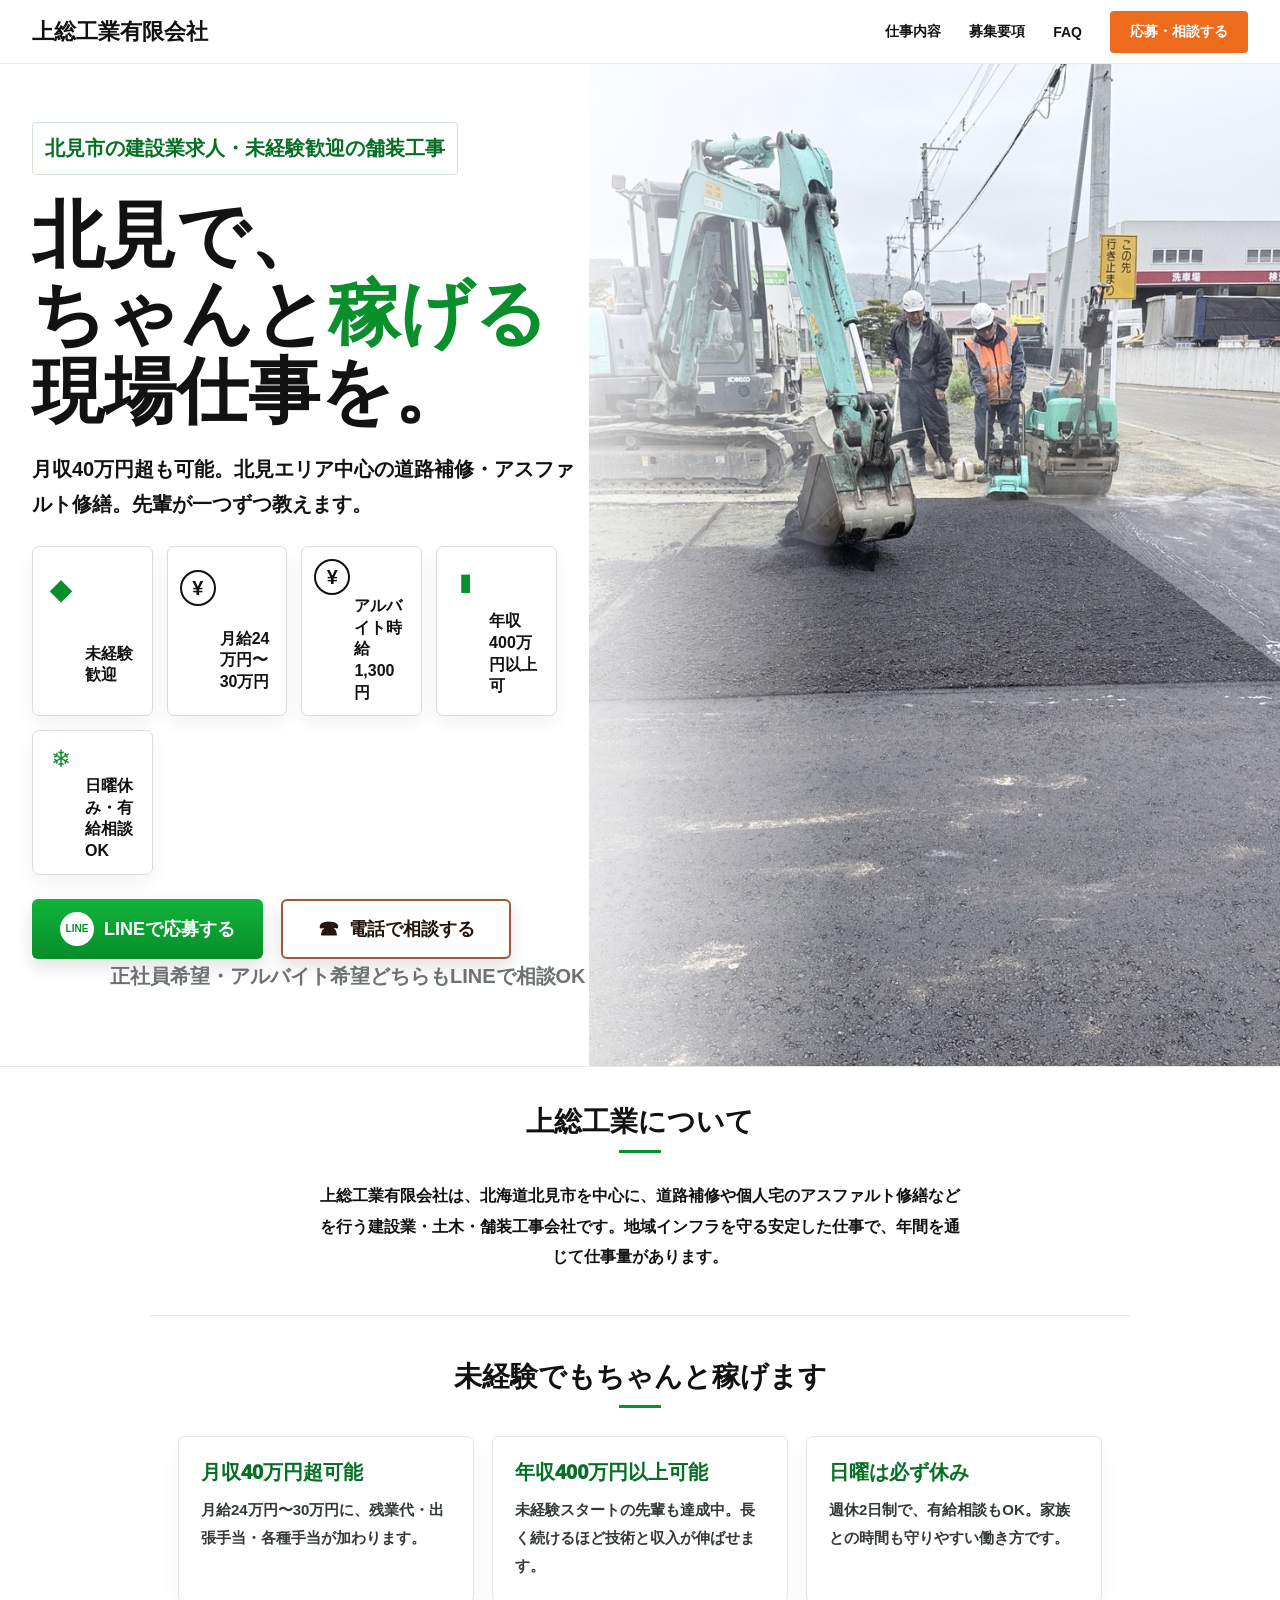
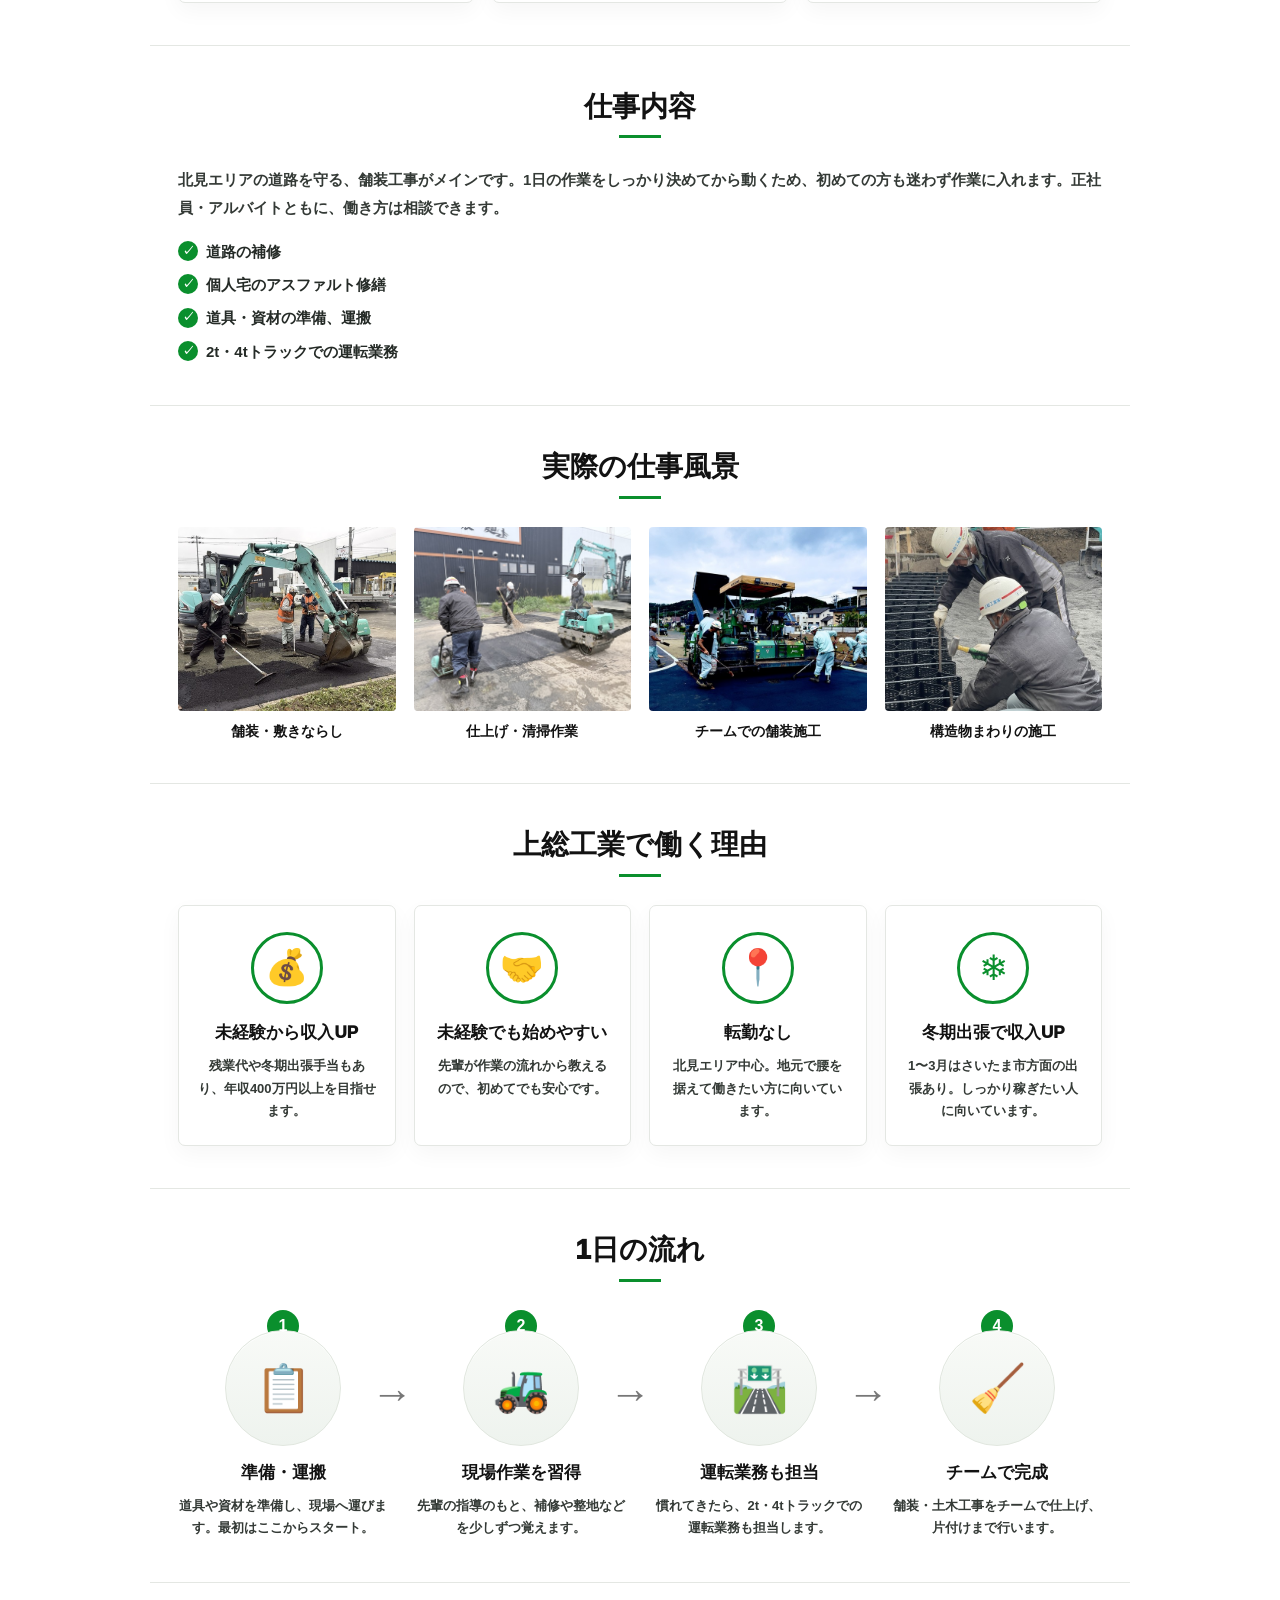
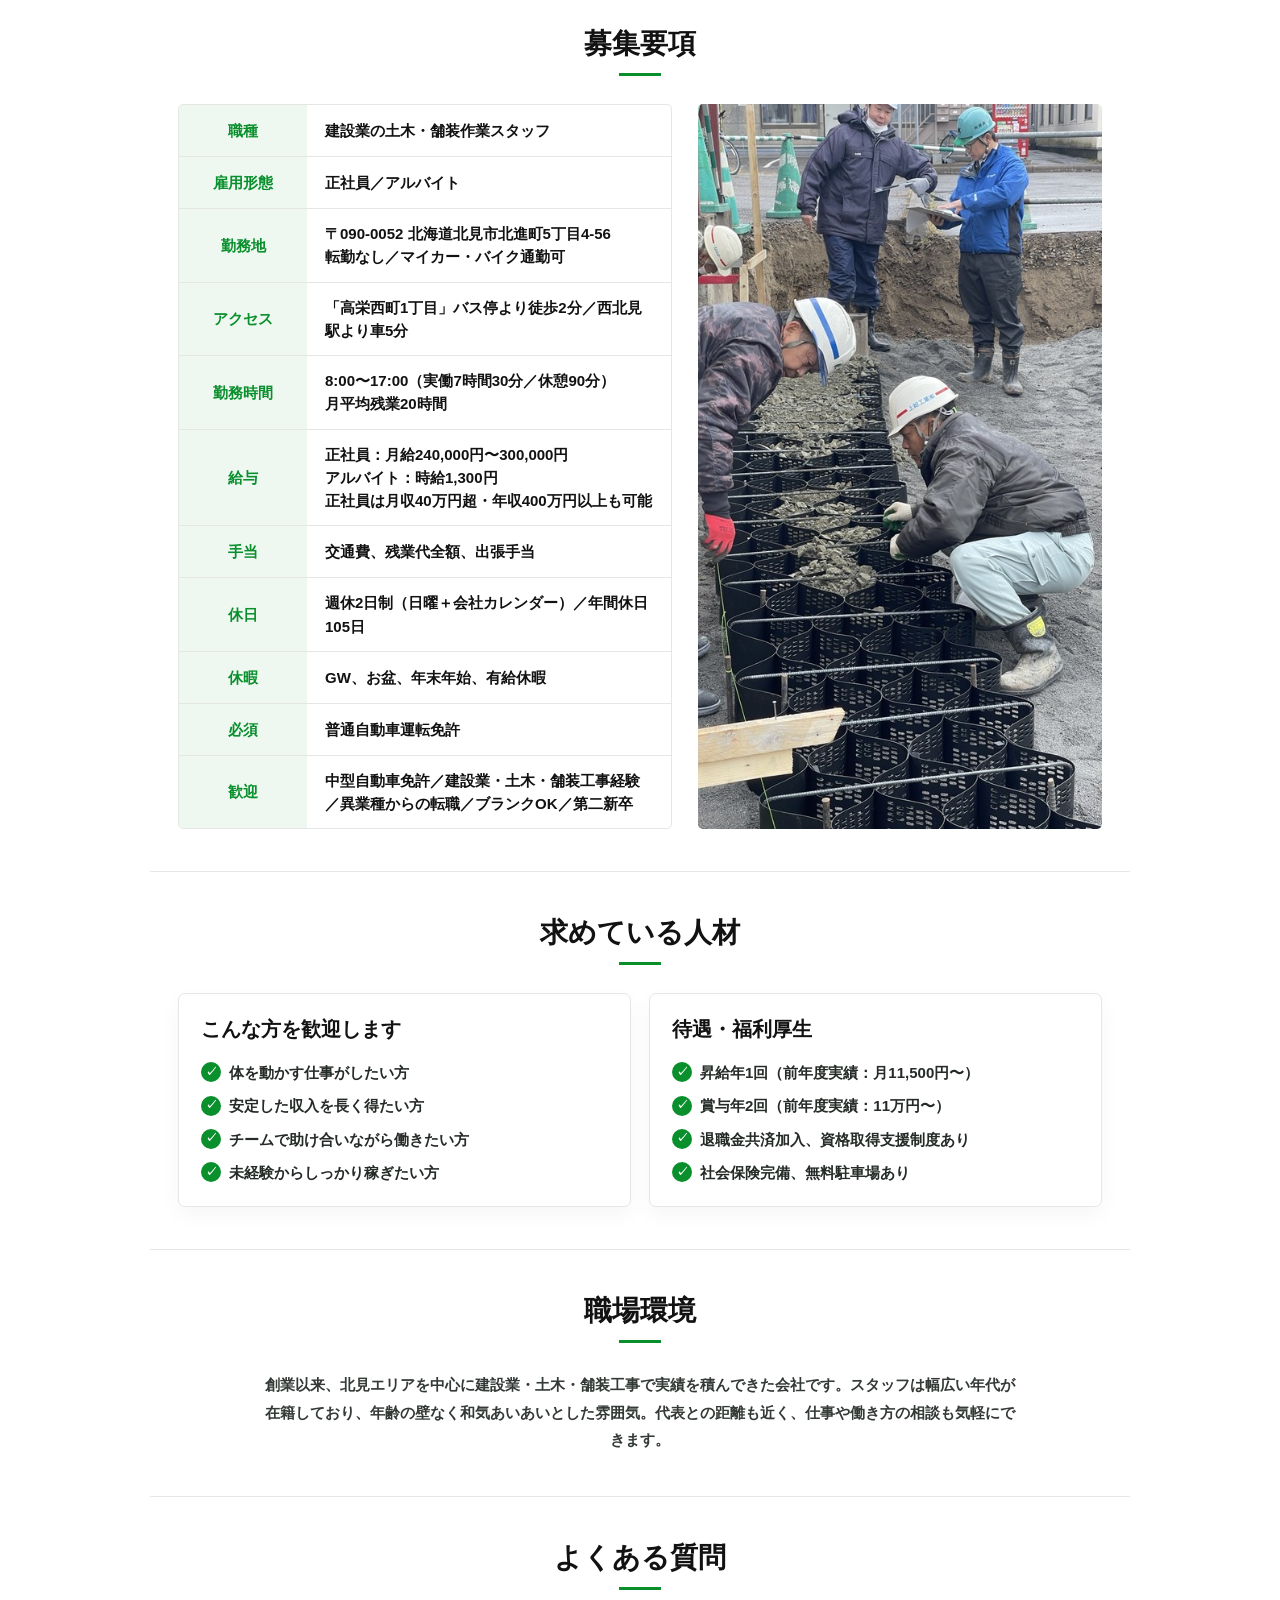
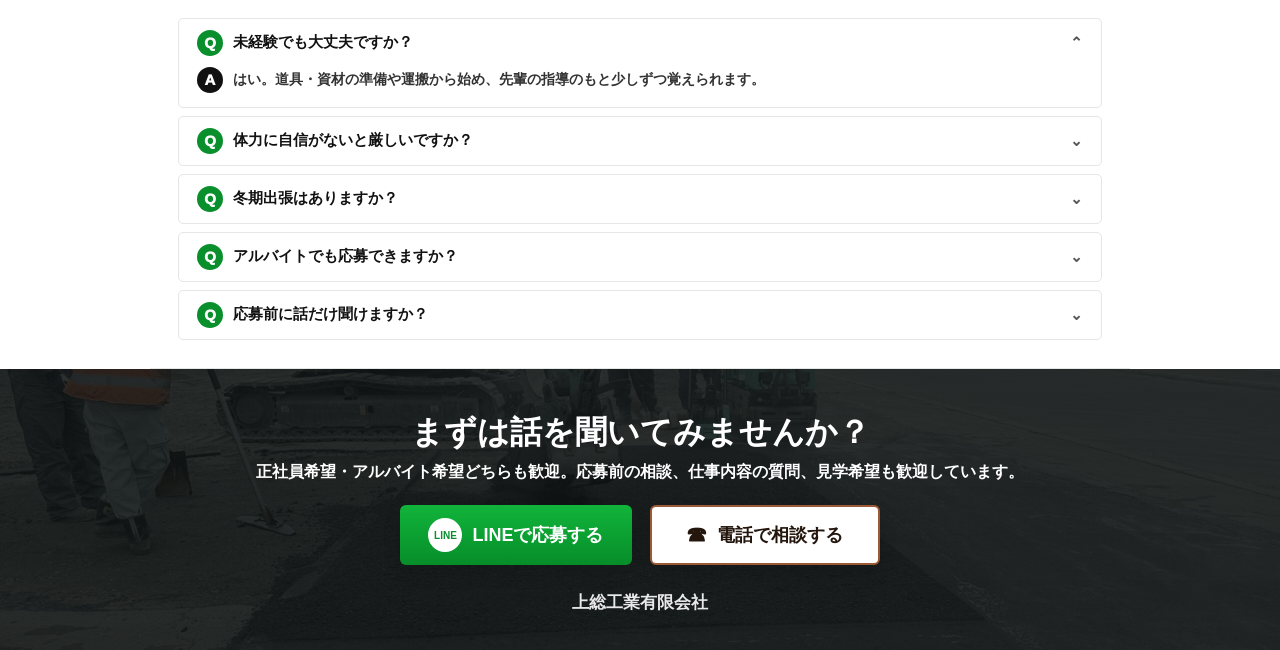
<file: index.html>
<!doctype html>
<html lang="ja">
  <head>
    <meta charset="utf-8">
    <meta name="viewport" content="width=device-width, initial-scale=1">
    <title>北見市の建設業求人｜土木・舗装工事スタッフ募集｜上総工業有限会社</title>
    <meta name="description" content="北海道北見市の建設業求人です。上総工業有限会社では土木・舗装工事スタッフを募集。未経験歓迎、正社員は月給24万円〜30万円、アルバイトは時給1,300円。道路補修・アスファルト修繕の仕事をLINE・電話で応募相談できます。">
    <meta name="robots" content="index, follow">
    <link rel="canonical" href="https://saiyou.kazusa-kogyo.co.jp/">
    <meta property="og:type" content="website">
    <meta property="og:title" content="北見市の建設業求人｜土木・舗装工事スタッフ募集｜上総工業有限会社">
    <meta property="og:description" content="未経験歓迎。正社員は月給24万円〜30万円、アルバイトは時給1,300円。北見市内および近郊の建設業・道路補修・アスファルト修繕スタッフを募集しています。">
    <meta property="og:url" content="https://saiyou.kazusa-kogyo.co.jp/">
    <meta property="og:image" content="https://saiyou.kazusa-kogyo.co.jp/assets/hero.jpg">
    <meta name="twitter:card" content="summary_large_image">
    <link rel="stylesheet" href="styles.css">
    <script type="application/ld+json">
      {
        "@context": "https://schema.org",
        "@graph": [
          {
            "@type": "Organization",
            "@id": "https://saiyou.kazusa-kogyo.co.jp/#organization",
            "name": "上総工業有限会社",
            "url": "https://saiyou.kazusa-kogyo.co.jp/",
            "telephone": "0157-61-2212",
            "address": {
              "@type": "PostalAddress",
              "postalCode": "090-0052",
              "addressRegion": "北海道",
              "addressLocality": "北見市",
              "streetAddress": "北進町5丁目4-56",
              "addressCountry": "JP"
            }
          },
          {
            "@type": "WebSite",
            "@id": "https://saiyou.kazusa-kogyo.co.jp/#website",
            "url": "https://saiyou.kazusa-kogyo.co.jp/",
            "name": "上総工業有限会社 採用サイト",
            "publisher": {
              "@id": "https://saiyou.kazusa-kogyo.co.jp/#organization"
            }
          },
          {
            "@type": "JobPosting",
            "@id": "https://saiyou.kazusa-kogyo.co.jp/#fulltime-job",
            "title": "建設業の土木・舗装工事スタッフ（正社員）",
            "description": "北海道北見市内および近郊で、道路補修・アスファルト修繕などを行う建設業の土木・舗装工事スタッフ正社員求人です。未経験歓迎。道具・資材の準備や運搬から始め、先輩の指導のもと現場作業を少しずつ覚えられます。",
            "datePosted": "2026-07-10",
            "employmentType": "FULL_TIME",
            "industry": "建設業",
            "occupationalCategory": "土木・舗装工事",
            "directApply": true,
            "hiringOrganization": {
              "@id": "https://saiyou.kazusa-kogyo.co.jp/#organization"
            },
            "jobLocation": {
              "@type": "Place",
              "address": {
                "@type": "PostalAddress",
                "postalCode": "090-0052",
                "addressRegion": "北海道",
                "addressLocality": "北見市",
                "streetAddress": "北進町5丁目4-56",
                "addressCountry": "JP"
              }
            },
            "baseSalary": {
              "@type": "MonetaryAmount",
              "currency": "JPY",
              "value": {
                "@type": "QuantitativeValue",
                "minValue": 240000,
                "maxValue": 300000,
                "unitText": "MONTH"
              }
            }
          },
          {
            "@type": "JobPosting",
            "@id": "https://saiyou.kazusa-kogyo.co.jp/#parttime-job",
            "title": "建設業の土木・舗装工事スタッフ（アルバイト）",
            "description": "北海道北見市内および近郊で、道路補修・アスファルト修繕などを行う建設業の土木・舗装工事スタッフアルバイト求人です。未経験歓迎。正社員希望・アルバイト希望どちらもLINEや電話で相談できます。",
            "datePosted": "2026-07-10",
            "employmentType": "PART_TIME",
            "industry": "建設業",
            "occupationalCategory": "土木・舗装工事",
            "directApply": true,
            "hiringOrganization": {
              "@id": "https://saiyou.kazusa-kogyo.co.jp/#organization"
            },
            "jobLocation": {
              "@type": "Place",
              "address": {
                "@type": "PostalAddress",
                "postalCode": "090-0052",
                "addressRegion": "北海道",
                "addressLocality": "北見市",
                "streetAddress": "北進町5丁目4-56",
                "addressCountry": "JP"
              }
            },
            "baseSalary": {
              "@type": "MonetaryAmount",
              "currency": "JPY",
              "value": {
                "@type": "QuantitativeValue",
                "value": 1300,
                "unitText": "HOUR"
              }
            }
          }
        ]
      }
    </script>
  </head>
  <body>
    <header class="site-header">
      <a class="brand" href="#">上総工業有限会社</a>
      <nav class="nav" aria-label="主要メニュー">
        <a href="#about">仕事内容</a>
        <a href="#requirements">募集要項</a>
        <a href="#faq">FAQ</a>
        <a class="nav-cta" href="#apply">応募・相談する</a>
      </nav>
    </header>

    <main>
      <section class="hero">
        <div class="hero-copy">
          <p class="eyebrow">北見市の建設業求人・未経験歓迎の舗装工事</p>
          <h1>北見で、<br>ちゃんと<span>稼げる</span><br>現場仕事を。</h1>
          <p>月収40万円超も可能。北見エリア中心の道路補修・アスファルト修繕。先輩が一つずつ教えます。</p>
          <div class="badges" aria-label="待遇の特徴">
            <div><strong>未経験歓迎</strong></div>
            <div><strong>月給24万円〜30万円</strong></div>
            <div><strong>アルバイト時給1,300円</strong></div>
            <div><strong>年収400万円以上可</strong></div>
            <div><strong>日曜休み・有給相談OK</strong></div>
          </div>
          <div class="cta-row" id="apply">
            <a class="btn line" href="https://lin.ee/Xdnpf19">LINEで応募する</a>
            <a class="btn phone" href="tel:0157612212">電話で相談する</a>
          </div>
          <p class="mini-note">正社員希望・アルバイト希望どちらもLINEで相談OK</p>
        </div>
        <div class="hero-media" aria-hidden="true"></div>
      </section>

      <section class="section intro" id="about">
        <h2>上総工業について</h2>
        <p>上総工業有限会社は、北海道北見市を中心に、道路補修や個人宅のアスファルト修繕などを行う建設業・土木・舗装工事会社です。地域インフラを守る安定した仕事で、年間を通じて仕事量があります。</p>
      </section>

      <section class="section job-summary">
        <h2>未経験でもちゃんと稼げます</h2>
        <div class="summary-grid">
          <article>
            <strong>月収40万円超可能</strong>
            <p>月給24万円〜30万円に、残業代・出張手当・各種手当が加わります。</p>
          </article>
          <article>
            <strong>年収400万円以上可能</strong>
            <p>未経験スタートの先輩も達成中。長く続けるほど技術と収入が伸ばせます。</p>
          </article>
          <article>
            <strong>日曜は必ず休み</strong>
            <p>週休2日制で、有給相談もOK。家族との時間も守りやすい働き方です。</p>
          </article>
        </div>
      </section>

      <section class="section work-detail">
        <h2>仕事内容</h2>
        <div class="detail-layout">
          <div>
            <p class="section-lead">北見エリアの道路を守る、舗装工事がメインです。1日の作業をしっかり決めてから動くため、初めての方も迷わず作業に入れます。正社員・アルバイトともに、働き方は相談できます。</p>
            <ul class="check-list">
              <li>道路の補修</li>
              <li>個人宅のアスファルト修繕</li>
              <li>道具・資材の準備、運搬</li>
              <li>2t・4tトラックでの運転業務</li>
            </ul>
          </div>
        </div>
      </section>

      <section class="section">
        <h2>実際の仕事風景</h2>
        <div class="photo-grid">
          <figure>
            <img src="assets/work-1.jpg" alt="北海道北見市で上総工業が行う舗装工事で、重機と作業員が舗装面を整えている様子">
            <figcaption>舗装・敷きならし</figcaption>
          </figure>
          <figure>
            <img src="assets/work-2.jpg" alt="北見市の舗装工事現場で、上総工業の作業員が転圧機とほうきで仕上げ作業をしている様子">
            <figcaption>仕上げ・清掃作業</figcaption>
          </figure>
          <figure>
            <img src="assets/work-3.jpg" alt="北海道北見市近郊の舗装工事で、上総工業のスタッフがチームで施工している様子">
            <figcaption>チームでの舗装施工</figcaption>
          </figure>
          <figure>
            <img src="assets/work-4.jpg" alt="北見市の土木・舗装工事で、上総工業の作業員が構造物まわりを施工している様子">
            <figcaption>構造物まわりの施工</figcaption>
          </figure>
        </div>
      </section>

      <section class="section">
        <h2>上総工業で働く理由</h2>
        <div class="reason-grid">
          <article>
            <div class="icon">💰</div>
            <h3>未経験から収入UP</h3>
            <p>残業代や冬期出張手当もあり、年収400万円以上を目指せます。</p>
          </article>
          <article>
            <div class="icon">🤝</div>
            <h3>未経験でも始めやすい</h3>
            <p>先輩が作業の流れから教えるので、初めてでも安心です。</p>
          </article>
          <article>
            <div class="icon">📍</div>
            <h3>転勤なし</h3>
            <p>北見エリア中心。地元で腰を据えて働きたい方に向いています。</p>
          </article>
          <article>
            <div class="icon">❄</div>
            <h3>冬期出張で収入UP</h3>
            <p>1〜3月はさいたま市方面の出張あり。しっかり稼ぎたい人に向いています。</p>
          </article>
        </div>
      </section>

      <section class="section">
        <h2>1日の流れ</h2>
        <div class="timeline">
          <article>
            <span>1</span>
            <div class="work-icon" aria-hidden="true">📋</div>
            <h3>準備・運搬</h3>
            <p>道具や資材を準備し、現場へ運びます。最初はここからスタート。</p>
          </article>
          <article>
            <span>2</span>
            <div class="work-icon" aria-hidden="true">🚜</div>
            <h3>現場作業を習得</h3>
            <p>先輩の指導のもと、補修や整地などを少しずつ覚えます。</p>
          </article>
          <article>
            <span>3</span>
            <div class="work-icon" aria-hidden="true">🛣️</div>
            <h3>運転業務も担当</h3>
            <p>慣れてきたら、2t・4tトラックでの運転業務も担当します。</p>
          </article>
          <article>
            <span>4</span>
            <div class="work-icon" aria-hidden="true">🧹</div>
            <h3>チームで完成</h3>
            <p>舗装・土木工事をチームで仕上げ、片付けまで行います。</p>
          </article>
        </div>
      </section>

      <section class="section requirements" id="requirements">
        <h2>募集要項</h2>
        <div class="requirements-body">
          <dl>
            <div><dt>職種</dt><dd>建設業の土木・舗装作業スタッフ</dd></div>
            <div><dt>雇用形態</dt><dd>正社員／アルバイト</dd></div>
            <div><dt>勤務地</dt><dd>〒090-0052 北海道北見市北進町5丁目4-56<br>転勤なし／マイカー・バイク通勤可</dd></div>
            <div><dt>アクセス</dt><dd>「高栄西町1丁目」バス停より徒歩2分／西北見駅より車5分</dd></div>
            <div><dt>勤務時間</dt><dd>8:00〜17:00（実働7時間30分／休憩90分）<br>月平均残業20時間</dd></div>
            <div><dt>給与</dt><dd>正社員：月給240,000円〜300,000円<br>アルバイト：時給1,300円<br>正社員は月収40万円超・年収400万円以上も可能</dd></div>
            <div><dt>手当</dt><dd>交通費、残業代全額、出張手当</dd></div>
            <div><dt>休日</dt><dd>週休2日制（日曜＋会社カレンダー）／年間休日105日</dd></div>
            <div><dt>休暇</dt><dd>GW、お盆、年末年始、有給休暇</dd></div>
            <div><dt>必須</dt><dd>普通自動車運転免許</dd></div>
            <div><dt>歓迎</dt><dd>中型自動車免許／建設業・土木・舗装工事経験／異業種からの転職／ブランクOK／第二新卒</dd></div>
          </dl>
          <img src="assets/requirements.jpg" alt="上総工業有限会社の北見市の舗装工事現場で、複数の作業員が構造物まわりを施工している様子">
        </div>
      </section>

      <section class="section">
        <h2>求めている人材</h2>
        <div class="person-grid">
          <article>
            <h3>こんな方を歓迎します</h3>
            <ul class="check-list">
              <li>体を動かす仕事がしたい方</li>
              <li>安定した収入を長く得たい方</li>
              <li>チームで助け合いながら働きたい方</li>
              <li>未経験からしっかり稼ぎたい方</li>
            </ul>
          </article>
          <article>
            <h3>待遇・福利厚生</h3>
            <ul class="check-list">
              <li>昇給年1回（前年度実績：月11,500円〜）</li>
              <li>賞与年2回（前年度実績：11万円〜）</li>
              <li>退職金共済加入、資格取得支援制度あり</li>
              <li>社会保険完備、無料駐車場あり</li>
            </ul>
          </article>
        </div>
      </section>

      <section class="section workplace">
        <h2>職場環境</h2>
        <p>創業以来、北見エリアを中心に建設業・土木・舗装工事で実績を積んできた会社です。スタッフは幅広い年代が在籍しており、年齢の壁なく和気あいあいとした雰囲気。代表との距離も近く、仕事や働き方の相談も気軽にできます。</p>
      </section>

      <section class="section faq" id="faq">
        <h2>よくある質問</h2>
        <details open>
          <summary><span>Q</span>未経験でも大丈夫ですか？</summary>
          <p><span>A</span>はい。道具・資材の準備や運搬から始め、先輩の指導のもと少しずつ覚えられます。</p>
        </details>
        <details>
          <summary><span>Q</span>体力に自信がないと厳しいですか？</summary>
          <p><span>A</span>体を動かす仕事ですが、最初からすべてを任せるわけではありません。</p>
        </details>
        <details>
          <summary><span>Q</span>冬期出張はありますか？</summary>
          <p><span>A</span>1〜3月にさいたま市方面への出張があります。出張手当は別途支給します。</p>
        </details>
        <details>
          <summary><span>Q</span>アルバイトでも応募できますか？</summary>
          <p><span>A</span>はい。アルバイトも募集しています。時給は1,300円です。</p>
        </details>
        <details>
          <summary><span>Q</span>応募前に話だけ聞けますか？</summary>
          <p><span>A</span>可能です。仕事内容や働き方の相談、見学希望だけでも歓迎です。</p>
        </details>
      </section>

      <section class="bottom-cta">
        <h2>まずは話を聞いてみませんか？</h2>
        <p>正社員希望・アルバイト希望どちらも歓迎。応募前の相談、仕事内容の質問、見学希望も歓迎しています。</p>
        <div class="cta-row">
          <a class="btn line" href="https://lin.ee/Xdnpf19">LINEで応募する</a>
          <a class="btn phone" href="tel:0157612212">電話で相談する</a>
        </div>
        <p class="company">上総工業有限会社</p>
      </section>
    </main>
  </body>
</html>
</file>
<file: styles.css>
:root {
  --green: #0a8f2d;
  --green-dark: #057024;
  --orange: #ee6b1d;
  --ink: #121212;
  --muted: #5c645f;
  --line: #e4e7e3;
  --soft: #f7f9f6;
  --paper: #ffffff;
}

* {
  box-sizing: border-box;
}

body {
  margin: 0;
  color: var(--ink);
  background: var(--paper);
  font-family: -apple-system, BlinkMacSystemFont, "Hiragino Sans", "Yu Gothic", Meiryo, sans-serif;
  letter-spacing: 0;
}

a {
  color: inherit;
  text-decoration: none;
}

.site-header {
  position: sticky;
  top: 0;
  z-index: 10;
  display: flex;
  align-items: center;
  justify-content: space-between;
  min-height: 64px;
  padding: 0 32px;
  background: rgba(255, 255, 255, 0.94);
  border-bottom: 1px solid rgba(0, 0, 0, 0.08);
  backdrop-filter: blur(12px);
}

.brand {
  font-size: 22px;
  font-weight: 800;
}

.nav {
  display: flex;
  align-items: center;
  gap: 28px;
  font-size: 14px;
  font-weight: 800;
}

.nav-cta {
  display: inline-flex;
  align-items: center;
  justify-content: center;
  min-height: 42px;
  padding: 0 20px;
  color: #fff;
  background: var(--orange);
  border-radius: 4px;
}

.hero {
  position: relative;
  display: grid;
  grid-template-columns: minmax(320px, 0.92fr) minmax(420px, 1.08fr);
  min-height: 620px;
  overflow: hidden;
  border-bottom: 1px solid var(--line);
}

.hero::after {
  position: absolute;
  inset: 0;
  pointer-events: none;
  content: "";
  background: linear-gradient(90deg, #fff 0%, #fff 37%, rgba(255, 255, 255, 0.72) 49%, rgba(255, 255, 255, 0) 66%);
}

.hero-copy {
  position: relative;
  z-index: 1;
  align-self: center;
  padding: 58px 0 50px 32px;
}

.eyebrow {
  display: inline-flex;
  margin: 0 0 16px;
  padding: 8px 12px;
  color: var(--green-dark);
  background: rgba(255, 255, 255, 0.92);
  border: 1px solid #d6e3d7;
  border-radius: 4px;
  font-size: 15px;
  font-weight: 900;
}

.hero h1 {
  max-width: 620px;
  margin: 0 0 22px;
  font-size: clamp(42px, 7vw, 72px);
  line-height: 1.08;
  font-weight: 950;
}

.hero h1 span {
  color: var(--green);
}

.hero-copy > p {
  max-width: 560px;
  margin: 0 0 22px;
  font-size: 20px;
  line-height: 1.75;
  font-weight: 800;
}

.hero-media {
  min-height: 620px;
  background-image: url("assets/hero.jpg");
  background-size: cover;
  background-position: center;
}

.badges {
  display: grid;
  grid-template-columns: repeat(4, minmax(120px, 1fr));
  gap: 14px;
  max-width: 690px;
  margin: 24px 32px 24px 0;
}

.badges div {
  display: grid;
  align-items: center;
  min-height: 74px;
  padding: 12px 14px 12px 52px;
  background: rgba(255, 255, 255, 0.94);
  border: 1px solid #d8ded6;
  border-radius: 7px;
  box-shadow: 0 8px 20px rgba(0, 0, 0, 0.05);
}

.badges div::before {
  display: grid;
  place-items: center;
  width: 32px;
  height: 32px;
  margin-left: -40px;
  color: var(--green);
  font-size: 24px;
  content: "◆";
}

.badges div:nth-child(2)::before,
.badges div:nth-child(3)::before {
  content: "¥";
  color: #111;
  border: 2px solid #111;
  border-radius: 50%;
  font-size: 20px;
  font-weight: 900;
}

.badges div:nth-child(4)::before {
  content: "▮";
  color: var(--green);
}

.badges div:nth-child(5)::before {
  content: "❄";
}

.badges strong {
  font-size: 16px;
  line-height: 1.35;
}

.cta-row {
  display: flex;
  flex-wrap: wrap;
  gap: 18px;
}

.btn {
  display: inline-flex;
  align-items: center;
  justify-content: center;
  min-width: 230px;
  min-height: 60px;
  padding: 0 28px;
  border-radius: 6px;
  font-size: 18px;
  font-weight: 900;
  box-shadow: 0 8px 18px rgba(0, 0, 0, 0.12);
}

.btn::before {
  margin-right: 10px;
  font-size: 21px;
  font-weight: 900;
}

.line {
  color: #fff;
  background: linear-gradient(180deg, #11b43b, #068d29);
}

.line::before {
  content: "LINE";
  display: grid;
  place-items: center;
  width: 34px;
  height: 34px;
  color: var(--green);
  background: #fff;
  border-radius: 50%;
  font-size: 10px;
}

.phone {
  color: #24160d;
  background: #fff;
  border: 2px solid #9b5a35;
}

.phone::before {
  content: "☎";
}

.mini-note {
  margin-top: 10px;
  padding-left: 78px;
  color: #6c726e;
  font-size: 13px;
  line-height: 1.6;
  font-weight: 700;
}

.section {
  max-width: 980px;
  margin: 0 auto;
  padding: 42px 28px;
  border-bottom: 1px solid var(--line);
}

.section h2 {
  position: relative;
  margin: 0 0 28px;
  text-align: center;
  font-size: 28px;
  line-height: 1.35;
  font-weight: 950;
}

.section h2::after {
  display: block;
  width: 42px;
  height: 3px;
  margin: 10px auto 0;
  content: "";
  background: var(--green);
}

.intro {
  padding-top: 36px;
}

.intro p {
  max-width: 650px;
  margin: 0 auto;
  text-align: center;
  font-size: 16px;
  line-height: 1.9;
  font-weight: 700;
}

.summary-grid,
.person-grid {
  display: grid;
  grid-template-columns: repeat(3, 1fr);
  gap: 18px;
}

.summary-grid article,
.person-grid article {
  padding: 22px;
  background: #fff;
  border: 1px solid var(--line);
  border-radius: 7px;
  box-shadow: 0 8px 22px rgba(0, 0, 0, 0.04);
}

.summary-grid strong {
  display: block;
  margin-bottom: 10px;
  color: var(--green-dark);
  font-size: 20px;
  line-height: 1.35;
  font-weight: 950;
}

.summary-grid p,
.section-lead,
.workplace p {
  margin: 0;
  color: #343a36;
  font-size: 15px;
  line-height: 1.85;
  font-weight: 700;
}

.detail-layout {
  display: grid;
  grid-template-columns: 1fr;
  gap: 24px;
  align-items: start;
}

.check-list {
  display: grid;
  gap: 10px;
  margin: 18px 0 0;
  padding: 0;
  list-style: none;
}

.check-list li {
  position: relative;
  padding-left: 28px;
  color: #252b27;
  font-size: 15px;
  line-height: 1.55;
  font-weight: 800;
}

.check-list li::before {
  position: absolute;
  left: 0;
  top: 0.1em;
  display: grid;
  place-items: center;
  width: 20px;
  height: 20px;
  color: #fff;
  background: var(--green);
  border-radius: 50%;
  font-size: 12px;
  content: "✓";
}

.person-grid {
  grid-template-columns: repeat(2, 1fr);
}

.person-grid h3 {
  margin: 0 0 14px;
  font-size: 20px;
  line-height: 1.35;
  font-weight: 950;
}

.workplace p {
  max-width: 760px;
  margin: 0 auto;
  text-align: center;
}

.photo-grid {
  display: grid;
  grid-template-columns: repeat(4, 1fr);
  gap: 18px;
}

figure {
  margin: 0;
}

.photo-grid img {
  display: block;
  width: 100%;
  aspect-ratio: 1.18 / 1;
  object-fit: cover;
  border-radius: 4px;
}

figcaption {
  margin-top: 12px;
  text-align: center;
  font-size: 14px;
  font-weight: 900;
}

.reason-grid {
  display: grid;
  grid-template-columns: repeat(4, 1fr);
  gap: 18px;
}

.reason-grid article {
  min-height: 210px;
  padding: 26px 18px 22px;
  text-align: center;
  background: #fff;
  border: 1px solid var(--line);
  border-radius: 7px;
  box-shadow: 0 8px 22px rgba(0, 0, 0, 0.04);
}

.icon {
  display: grid;
  place-items: center;
  width: 72px;
  height: 72px;
  margin: 0 auto 18px;
  color: var(--green);
  background: #fff;
  border: 3px solid var(--green);
  border-radius: 50%;
  font-size: 35px;
}

.reason-grid h3,
.timeline h3 {
  margin: 0 0 10px;
  font-size: 17px;
  line-height: 1.35;
  font-weight: 950;
}

.reason-grid p,
.timeline p {
  margin: 0;
  color: #343a36;
  font-size: 13px;
  line-height: 1.75;
  font-weight: 700;
}

.timeline {
  display: grid;
  grid-template-columns: repeat(4, 1fr);
  gap: 28px;
  counter-reset: step;
}

.timeline article {
  position: relative;
  text-align: center;
}

.timeline article:not(:last-child)::after {
  position: absolute;
  top: 60px;
  right: -25px;
  color: #777;
  font-size: 42px;
  content: "→";
}

.timeline span {
  display: grid;
  place-items: center;
  width: 32px;
  height: 32px;
  margin: 0 auto -12px;
  color: #fff;
  background: var(--green);
  border-radius: 50%;
  font-weight: 900;
}

.work-icon {
  display: grid;
  place-items: center;
  width: 116px;
  height: 116px;
  margin: 0 auto 16px;
  color: #151515;
  background: linear-gradient(180deg, #f8faf7, #eef3ee);
  border: 1px solid #e1e7df;
  border-radius: 50%;
  font-family: "Apple Color Emoji", "Segoe UI Emoji", "Noto Color Emoji", sans-serif;
  font-size: 46px;
  font-weight: 900;
  box-shadow: inset 0 1px 0 rgba(255, 255, 255, 0.9);
}

.requirements-body {
  display: grid;
  grid-template-columns: minmax(0, 1.1fr) minmax(280px, 0.9fr);
  gap: 26px;
  align-items: stretch;
}

dl {
  margin: 0;
  overflow: hidden;
  border: 1px solid var(--line);
  border-radius: 5px;
}

dl div {
  display: grid;
  grid-template-columns: 128px 1fr;
  min-height: 52px;
  border-bottom: 1px solid var(--line);
}

dl div:last-child {
  border-bottom: 0;
}

dt,
dd {
  display: flex;
  align-items: center;
  margin: 0;
  padding: 13px 18px;
  font-size: 15px;
  line-height: 1.55;
  font-weight: 800;
}

dt {
  justify-content: center;
  color: var(--green);
  background: #eef8f1;
}

.requirements img {
  width: 100%;
  height: 100%;
  min-height: 330px;
  object-fit: cover;
  border-radius: 5px;
}

.faq {
  padding-bottom: 28px;
}

details {
  overflow: hidden;
  background: #fff;
  border: 1px solid var(--line);
  border-radius: 5px;
}

details + details {
  margin-top: 8px;
}

summary {
  display: flex;
  align-items: center;
  min-height: 48px;
  padding: 0 18px;
  list-style: none;
  cursor: pointer;
  font-size: 15px;
  font-weight: 900;
}

summary::-webkit-details-marker {
  display: none;
}

summary::after {
  margin-left: auto;
  color: #555;
  content: "⌄";
}

details[open] summary::after {
  content: "⌃";
}

summary span,
.faq p span {
  display: inline-grid;
  place-items: center;
  flex: 0 0 auto;
  width: 26px;
  height: 26px;
  margin-right: 10px;
  color: #fff;
  background: var(--green);
  border-radius: 50%;
  font-size: 15px;
  font-weight: 950;
}

.faq p {
  display: flex;
  align-items: center;
  margin: 0;
  padding: 0 18px 14px;
  color: #333;
  font-size: 14px;
  font-weight: 700;
}

.faq p span {
  background: #111;
}

.bottom-cta {
  padding: 42px 28px 36px;
  color: #fff;
  text-align: center;
  background:
    linear-gradient(rgba(15, 20, 20, 0.88), rgba(15, 20, 20, 0.9)),
    url("assets/hero.jpg") center / cover;
}

.bottom-cta h2 {
  margin: 0 0 8px;
  font-size: 32px;
  line-height: 1.35;
  font-weight: 950;
}

.bottom-cta p {
  margin: 0 0 22px;
  font-size: 16px;
  font-weight: 700;
}

.bottom-cta .cta-row {
  justify-content: center;
}

.bottom-cta .company {
  margin: 26px 0 0;
  font-size: 17px;
  opacity: 0.9;
}

@media (max-width: 820px) {
  .site-header {
    align-items: flex-start;
    min-height: auto;
    padding: 14px 18px;
  }

  .brand {
    font-size: 18px;
  }

  .nav a:not(.nav-cta) {
    display: none;
  }

  .nav {
    gap: 0;
  }

  .nav-cta {
    min-height: 36px;
    padding: 0 12px;
    font-size: 12px;
  }

  .hero {
    display: block;
    min-height: auto;
    background:
      linear-gradient(90deg, rgba(255, 255, 255, 0.98), rgba(255, 255, 255, 0.78)),
      url("assets/hero.jpg") center top / cover;
  }

  .hero::after,
  .hero-media {
    display: none;
  }

  .hero-copy {
    padding: 44px 18px 34px;
  }

  .hero h1 {
    font-size: 43px;
  }

  .hero-copy > p {
    font-size: 17px;
  }

  .badges,
  .photo-grid,
  .reason-grid,
  .timeline,
  .summary-grid,
  .person-grid,
  .detail-layout,
  .requirements-body {
    grid-template-columns: 1fr 1fr;
  }

  .badges {
    margin-right: 0;
  }

  .btn {
    width: 100%;
  }

  .mini-note {
    padding-left: 0;
    text-align: center;
  }

  .timeline article:not(:last-child)::after {
    display: none;
  }

  .requirements-body {
    gap: 18px;
  }

  .detail-layout {
    align-items: stretch;
  }
}

@media (max-width: 560px) {
  .hero h1 {
    font-size: 38px;
  }

  .badges,
  .photo-grid,
  .reason-grid,
  .timeline,
  .summary-grid,
  .person-grid,
  .detail-layout,
  .requirements-body {
    grid-template-columns: 1fr;
  }

  .section {
    padding: 36px 16px;
  }

  .section h2 {
    font-size: 24px;
  }

  dl div {
    grid-template-columns: 96px 1fr;
  }

  dt,
  dd {
    padding: 12px;
    font-size: 13px;
  }

  .requirements img {
    min-height: 240px;
  }
}
</file>
